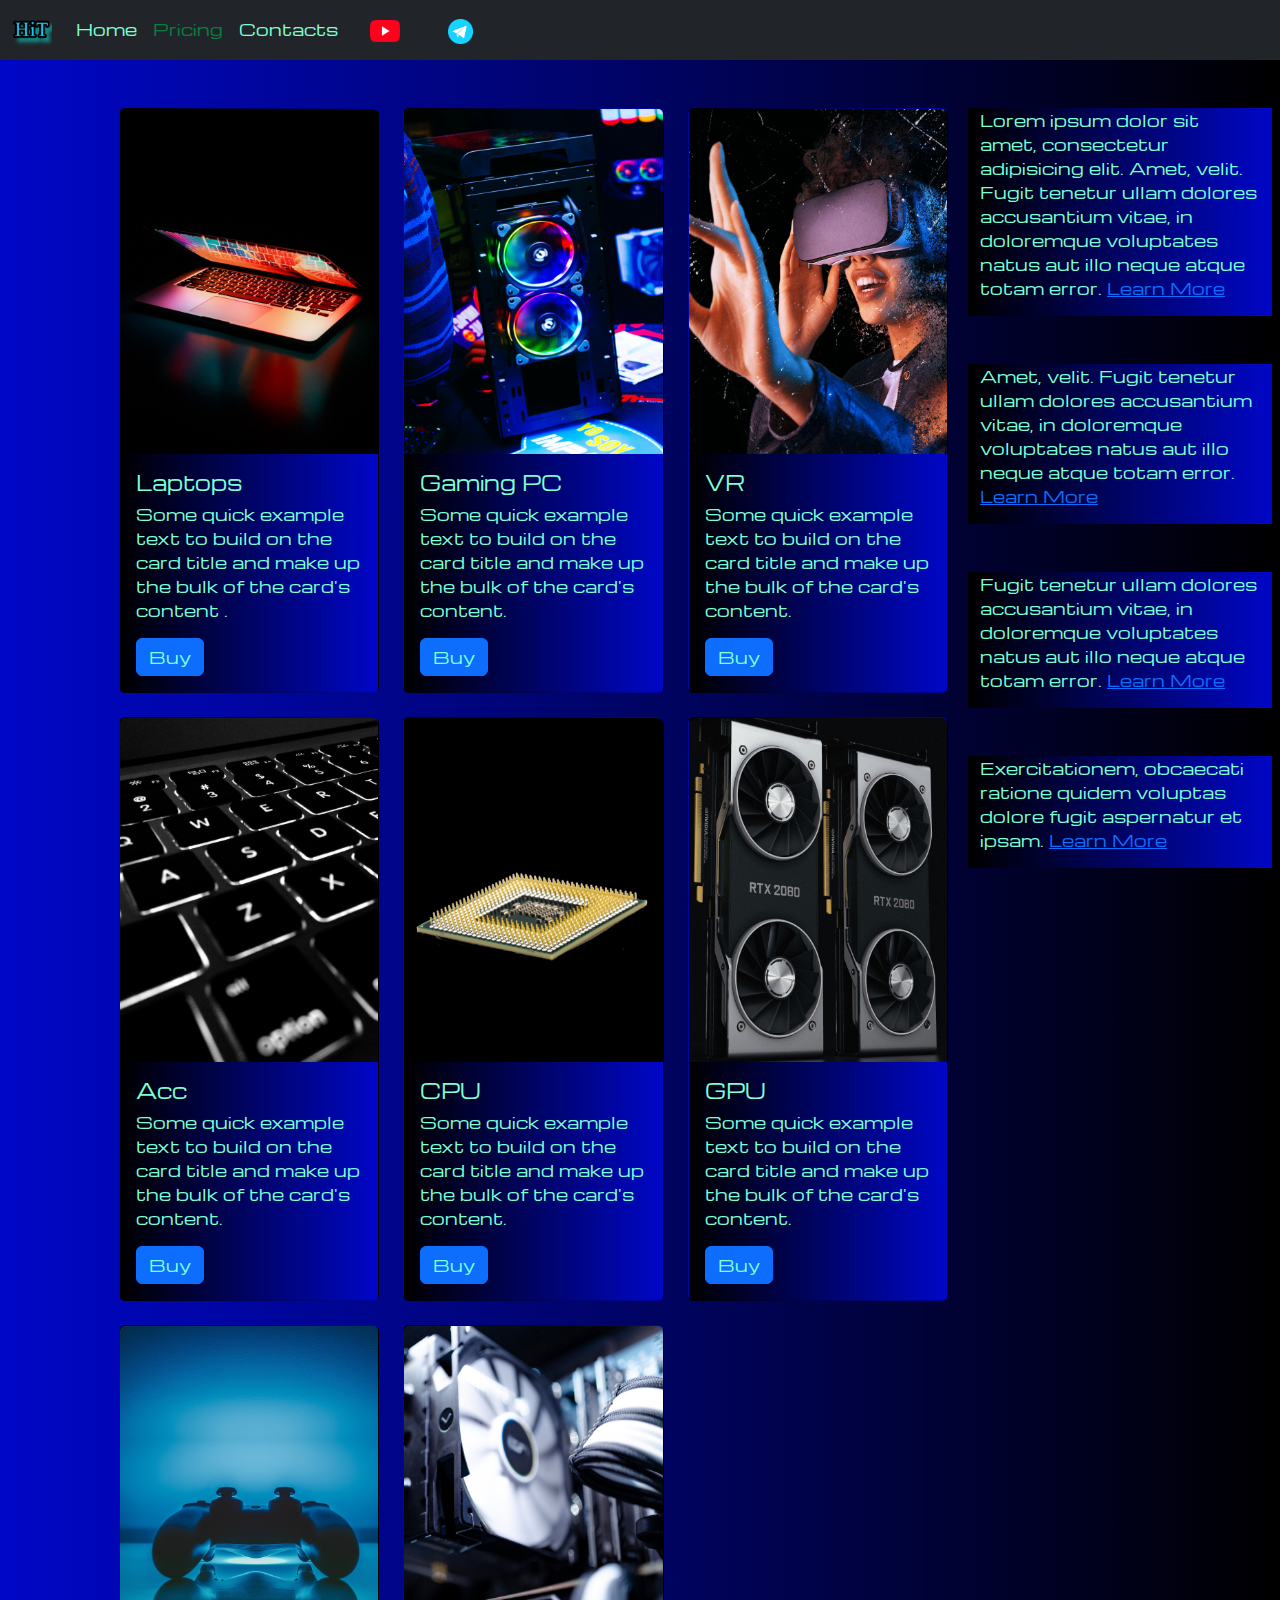
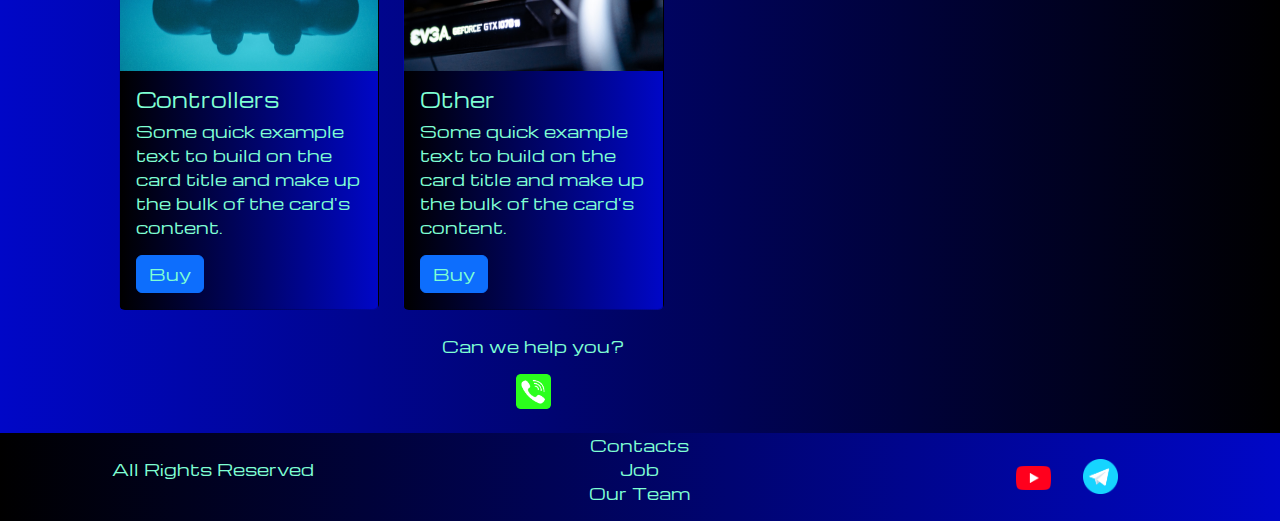
<file: pricing.html>
<!DOCTYPE html>
<html lang="en">

<head>
  <meta charset="UTF-8">
  <meta name="viewport" content="width=device-width, initial-scale=1.0">
  <title>HiT</title>
  <link href="https://cdn.jsdelivr.net/npm/bootstrap@5.3.3/dist/css/bootstrap.min.css" rel="stylesheet"
    integrity="sha384-QWTKZyjpPEjISv5WaRU9OFeRpok6YctnYmDr5pNlyT2bRjXh0JMhjY6hW+ALEwIH" crossorigin="anonymous">
  <link rel="stylesheet" href="source/styles/mycss.css">
  <link rel="stylesheet" href="source/styles/mycss.css">
  <link rel="apple-touch-icon" sizes="180x180" href="source/files/Saved Pictures/apple-touch-icon.png">
  <link rel="icon" type="image/png" sizes="32x32" href="source/files/Saved Pictures/favicon-32x32.png">
  <link rel="icon" type="image/png" sizes="16x16" href="source/files/Saved Pictures/favicon-16x16.png">
  <link rel="manifest" href="source/files/Saved Pictures/site.webmanifest">

</head>

<body>
  <header>
    <nav class="navbar navbar-expand-lg bg-dark">
      <div class="container-fluid">
        <a class="navbar-brand" href="/"><img src="source/files/logo.png" alt="..."></a>
        <button class="navbar-toggler" type="button" data-bs-toggle="collapse" data-bs-target="#navbarNav"
          aria-controls="navbarNav" aria-expanded="false" aria-label="Toggle navigation">
          <span class="navbar-toggler-icon"></span>
        </button>
        <div class="collapse navbar-collapse" id="navbarNav">
          <ul class="navbar-nav">
            <li class="nav-item">
              <a class="nav-link" aria-current="page" href="/">Home</a>
            </li>
            <li class="nav-item">
              <a class="nav-link active" href="pricing.html">Pricing</a>
            </li>
            <li class="nav-item">
              <a class="nav-link" href="pricing.html">Contacts</a>
            </li>
            <li class="nav-item">
              <a class="nav-link" href="pricing.html">
                <img style="width:30px; margin-inline: 1em;" src="source/files/yt.png" alt="...">
              </a>
            </li>
            <li class="nav-item">
              <a class="nav-link" href="pricing.html">
                <img style="width:25px; margin-inline: 1em;" src="source/files/tg.png" alt="...">
              </a>
            </li>
          </ul>
        </div>
      </div>
    </nav>
  </header>

  <section>
    <div class="container-fluid mt-4">
      <div class="row">
        <div class="col-lg-1">
        </div>

        <div class="col-lg-8 col-md-12">
          <div class="row">
            <div class="col-lg-4 col-md-6 mt-4">
              <div class="card">
                <a href="#"><img src="source/images/laptop.png" class="card-img-top" alt="Laptop"></a>
                <div class="card-body">
                  <h5 class="card-title"><a href="#">Laptops</a></h5>
                  <p class="card-text"><a href="#">
                      Some quick example text to build on the card title and make up the bulk of the
                      card's
                      content
                    </a>.</p>
                  <a href="#" class="btn btn-primary">Buy</a>
                </div>
              </div>
            </div>
            <div class="col-lg-4 col-md-6 mt-4">
              <div class="card">
                <img src="source/images/gaming pc.png" class="card-img-top" alt="Gaming PC">
                <div class="card-body">
                  <h5 class="card-title">Gaming PC</h5>
                  <p class="card-text">Some quick example text to build on the card title and make up the bulk of the
                    card's
                    content.</p>
                  <a href="#" class="btn btn-primary">Buy</a>
                </div>
              </div>
            </div>
            <div class="col-lg-4 col-md-6 mt-4">
              <div class="card">
                <img src="source/images/vr.png" class="card-img-top" alt="VR">
                <div class="card-body">
                  <h5 class="card-title">VR</h5>
                  <p class="card-text">Some quick example text to build on the card title and make up the bulk of the
                    card's
                    content.</p>
                  <a href="#" class="btn btn-primary">Buy</a>
                </div>
              </div>
            </div>
            <div class="col-lg-4 col-md-6 mt-4">
              <div class="card">
                <img src="source/images/acc.png" class="card-img-top" alt="Acc">
                <div class="card-body">
                  <h5 class="card-title">Acc</h5>
                  <p class="card-text">Some quick example text to build on the card title and make up the bulk of the
                    card's
                    content.</p>
                  <a href="#" class="btn btn-primary">Buy</a>
                </div>
              </div>
            </div>
            <div class="col-lg-4 col-md-6 mt-4">
              <div class="card">
                <img src="source/images/cpu.png" class="card-img-top" alt="CPU">
                <div class="card-body">
                  <h5 class="card-title">CPU</h5>
                  <p class="card-text">Some quick example text to build on the card title and make up the bulk of the
                    card's
                    content.</p>
                  <a href="#" class="btn btn-primary">Buy</a>
                </div>
              </div>
            </div>
            <div class="col-lg-4 col-md-6 mt-4">
              <div class="card">
                <img src="source/images/gpu.png" class="card-img-top" alt="GPU">
                <div class="card-body">
                  <h5 class="card-title">GPU</h5>
                  <p class="card-text">Some quick example text to build on the card title and make up the bulk of the
                    card's
                    content.</p>
                  <a href="#" class="btn btn-primary">Buy</a>
                </div>
              </div>
            </div>
            <div class="col-lg-4 col-md-6 mt-4">
              <div class="card">
                <img src="source/images/controller.png" class="card-img-top" alt="Controllers">
                <div class="card-body">
                  <h5 class="card-title">Controllers</h5>
                  <p class="card-text">Some quick example text to build on the card title and make up the bulk of the
                    card's
                    content.</p>
                  <a href="#" class="btn btn-primary">Buy</a>
                </div>
              </div>
            </div>
            <div class="col-lg-4 col-md-6 mt-4">
              <div class="card">
                <img src="source/images/other.png" class="card-img-top" alt="Other">
                <div class="card-body">
                  <h5 class="card-title">Other</h5>
                  <p class="card-text">Some quick example text to build on the card title and make up the bulk of the
                    card's
                    content.</p>
                  <a href="#" class="btn btn-primary">Buy</a>
                </div>
              </div>
            </div>

          </div>
          <div class="col-lg-12 col-md-12 text-center mt-4">
            <p>Can we help you?</p>
          </div>
          <div class="col-lg-12 col-md-12 text-center">
            <img class="call-anim" style="width:35px;" src="source/files/phone.png" alt="...">
          </div>
        </div>

        <div class="col-lg-3 col-md-12">
          <div class="row px-2">
            <div class="col-lg-12 sidebar my-4">
              <p>Lorem ipsum dolor sit amet, consectetur adipisicing elit. Amet, velit. Fugit tenetur ullam dolores
                accusantium vitae, in doloremque voluptates natus aut illo neque atque totam error. <a href="#">Learn
                  More</a></p>
            </div>
            <div class="col-lg-12 sidebar my-4">
              <p>Amet, velit. Fugit tenetur ullam dolores accusantium vitae, in doloremque voluptates natus aut illo
                neque atque totam error. <a href="#">Learn More</a></p>
            </div>
            <div class="col-lg-12 sidebar my-4">
              <p>Fugit tenetur ullam dolores accusantium vitae, in doloremque voluptates natus aut illo neque atque
                totam error. <a href="#">Learn More</a></p>
            </div>
            <div class="col-lg-12 sidebar my-4">
              <p>Exercitationem, obcaecati ratione quidem voluptas dolore fugit aspernatur et ipsam. <a href="#">Learn
                  More</a></p>
            </div>
          </div>
        </div>
      </div>
    </div>
  </section>

  <footer class="mt-4">
    <div class="container-fluid">
      <div class="row">
        <div class="col-lg-4 col-md-12 footer-text text-center">
          <p>All Rights Reserved</p>
        </div>
        <div class="col-lg-4 col-md-12 footer-text text-center">
          <p>Contacts<br>Job<br>Our Team</p>
        </div>
        <div class="col-lg-4 col-md-12 media-links">
          <a href="#"><img style="width:35px; margin-inline: 1em;" src="source/files/yt.png" alt="..."></a>
          <a href="#"><img style="width:35px; margin-inline: 1em;" src="source/files/tg.png" alt="..."></a>
        </div>
      </div>
    </div>
  </footer>

  <script src="https://cdn.jsdelivr.net/npm/bootstrap@5.3.3/dist/js/bootstrap.bundle.min.js"
    integrity="sha384-YvpcrYf0tY3lHB60NNkmXc5s9fDVZLESaAA55NDzOxhy9GkcIdslK1eN7N6jIeHz"
    crossorigin="anonymous"></script>
</body>

</html>
</file>
<file: source/styles/mycss.css>
@import url('https://fonts.googleapis.com/css?family=Michroma&display=swap');

body {
    font-family: Michroma, serif;
    background: linear-gradient(90deg, #0007c7 0%, #000000 100%);
}

p {
    color: aquamarine;
}

.nav-link {
    color: aquamarine;
}

.navbar-nav .nav-link.active {
    color: rgb(4, 129, 63);
}

.navbar-brand img {
    width: 40px;
}

.navbar-toggler {
    background-color: rgb(172, 172, 166);
}

.sidebar {
    color: aquamarine;
    background: linear-gradient(270deg, #0007c7 0%, #000000 100%);

}

.card {
    color: aquamarine;
    background: linear-gradient(270deg, #0007c7 0%, #000000 100%);
}

.card a {
    text-decoration: none;
    color: aquamarine;
}

.slide-text,
.footer-text {
    color: aquamarine;
    margin: auto auto;
}

footer,
.btn-outline-primary {
    background: linear-gradient(270deg, #0007c7 0%, #000000 100%);   
}

.media-links {
    display: flex;
    justify-content: center;
    align-items: center;
}

.call-anim {
    animation: call 2s ease 0s infinite normal forwards;
}

@keyframes call {
	0%,
	100% {
		transform: translateX(0%);
		transform-origin: 50% 50%;
	}

	15% {
		transform: translateX(-30px) rotate(-6deg);
	}

	30% {
		transform: translateX(15px) rotate(6deg);
	}

	45% {
		transform: translateX(-15px) rotate(-3.6deg);
	}

	60% {
		transform: translateX(9px) rotate(2.4deg);
	}

	75% {
		transform: translateX(-6px) rotate(-1.2deg);
	}
}

@media (max-width: 755px){
    .carousel-indicators {
        display: none;
    }
}
</file>
